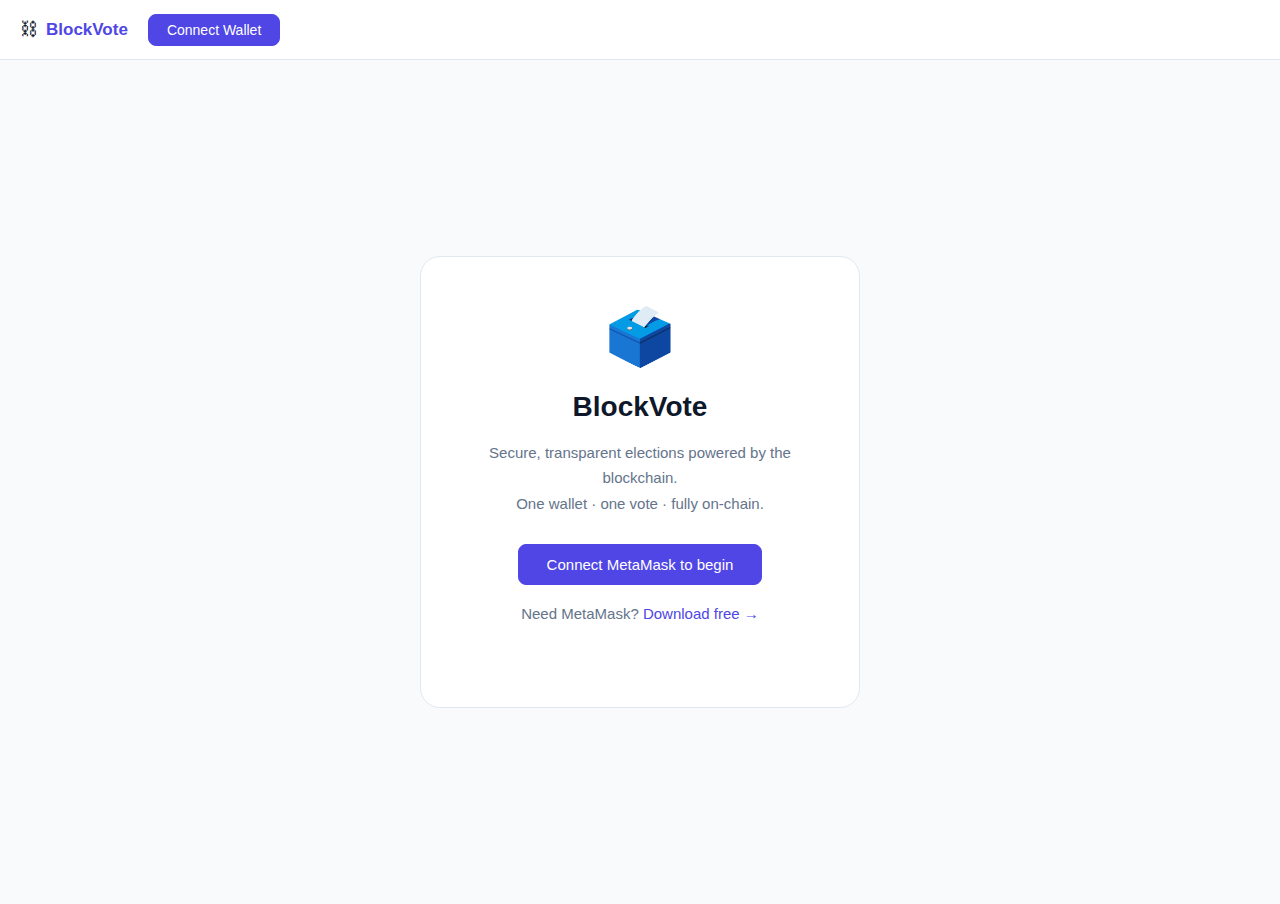
<file: blockchain-voting/index.html>
<!DOCTYPE html>
<html lang="en">
  <head>
    <meta charset="UTF-8" />
    <meta name="viewport" content="width=device-width, initial-scale=1.0" />
    <title>BlockVote — Decentralized Voting</title>
    <link rel="icon" type="image/svg+xml" href="data:image/svg+xml,<svg xmlns='http://www.w3.org/2000/svg' viewBox='0 0 100 100'><text y='.9em' font-size='90'>🗳️</text></svg>" />
    <script type="module" crossorigin src="./assets/index-DqMNKztv.js"></script>
    <link rel="stylesheet" crossorigin href="./assets/index-ZUv0SG69.css">
  </head>
  <body>
    <div id="root"></div>
  </body>
</html>
</file>
<file: blockchain-voting/assets/index-ZUv0SG69.css>
*,*:before,*:after{box-sizing:border-box;margin:0;padding:0}:root{--primary: #4f46e5;--primary-dark: #4338ca;--primary-light: #eef2ff;--success: #16a34a;--success-bg: #f0fdf4;--success-border: #86efac;--error: #dc2626;--error-bg: #fef2f2;--error-border: #fca5a5;--info: #2563eb;--info-bg: #eff6ff;--info-border: #93c5fd;--bg: #f8fafc;--surface: #ffffff;--border: #e2e8f0;--text: #0f172a;--muted: #64748b;--radius: 8px;--radius-lg: 12px}body{font-family:-apple-system,BlinkMacSystemFont,Segoe UI,Helvetica,Arial,sans-serif;background:var(--bg);color:var(--text);min-height:100vh;font-size:15px;line-height:1.6}.app{min-height:100vh;display:flex;flex-direction:column}.main{flex:1;padding:32px 20px;max-width:1040px;margin:0 auto;width:100%}.header{position:sticky;top:0;z-index:100;background:var(--surface);border-bottom:1px solid var(--border);height:60px;padding:0 20px;display:flex;align-items:center;gap:20px}.logo{display:flex;align-items:center;gap:8px;text-decoration:none;flex-shrink:0}.logo-icon{font-size:18px}.logo-text{font-size:17px;font-weight:700;color:var(--primary)}.nav{display:flex;gap:4px;flex:1}.nav-btn{padding:5px 14px;border:1px solid transparent;border-radius:var(--radius);background:none;cursor:pointer;font-size:14px;color:var(--muted);font-weight:500;transition:all .15s}.nav-btn:hover{color:var(--text);background:var(--bg)}.nav-btn.active{color:var(--primary);background:var(--primary-light)}.wallet-area{flex-shrink:0}.wallet-pill{display:inline-flex;align-items:center;gap:7px;padding:5px 12px;border:1px solid var(--success-border);border-radius:20px;background:var(--success-bg)}.wallet-dot{width:7px;height:7px;background:var(--success);border-radius:50%;flex-shrink:0}.wallet-addr{font-family:SF Mono,Fira Code,monospace;font-size:13px;color:var(--success);font-weight:500}.btn{display:inline-flex;align-items:center;gap:6px;padding:7px 18px;border-radius:var(--radius);border:1px solid var(--border);cursor:pointer;font-size:14px;font-weight:500;font-family:inherit;text-decoration:none;transition:all .15s;white-space:nowrap}.btn:disabled{opacity:.55;cursor:not-allowed}.btn-primary{background:var(--primary);color:#fff;border-color:var(--primary)}.btn-primary:hover:not(:disabled){background:var(--primary-dark)}.btn-secondary{background:var(--surface);color:var(--text)}.btn-secondary:hover:not(:disabled){background:var(--bg)}.btn-ghost{background:none;border-color:transparent;color:var(--muted)}.btn-ghost:hover{background:var(--bg);color:var(--text)}.btn-lg{padding:11px 28px;font-size:15px}.btn-loading{display:flex;align-items:center;gap:8px}.btn-back{display:inline-flex;align-items:center;gap:4px;padding:5px 12px;border:1px solid var(--border);border-radius:var(--radius);background:var(--surface);cursor:pointer;font-size:13px;color:var(--muted);font-family:inherit;flex-shrink:0}.btn-back:hover{background:var(--bg);color:var(--text)}.alert{display:flex;flex-direction:column;gap:10px;padding:12px 14px;border-radius:var(--radius);font-size:14px;line-height:1.5;position:relative}.alert-error{background:var(--error-bg);border:1px solid var(--error-border);color:#7f1d1d}.alert-success{background:var(--success-bg);border:1px solid var(--success-border);color:#14532d}.alert-info{background:var(--info-bg);border:1px solid var(--info-border);color:#1e3a8a}.alert-close{position:absolute;top:8px;right:10px;background:none;border:none;cursor:pointer;font-size:18px;line-height:1;color:inherit;opacity:.6}.alert-close:hover{opacity:1}.tx-hash{font-family:SF Mono,Fira Code,monospace;font-size:12px;word-break:break-all;display:block;margin-bottom:8px}.spinner{display:inline-block;width:18px;height:18px;border:2px solid rgba(0,0,0,.15);border-top-color:var(--primary);border-radius:50%;animation:spin .7s linear infinite;flex-shrink:0}.spinner-sm{width:14px;height:14px}@keyframes spin{to{transform:rotate(360deg)}}.loader-row{display:flex;align-items:center;gap:10px;color:var(--muted);font-size:14px;padding:24px 0}.connect-screen{display:flex;justify-content:center;align-items:center;min-height:calc(100vh - 120px)}.connect-card{background:var(--surface);border:1px solid var(--border);border-radius:20px;padding:52px 44px;max-width:440px;width:100%;text-align:center}.connect-emoji{font-size:56px;margin-bottom:20px;line-height:1}.connect-card h1{font-size:28px;font-weight:700;margin-bottom:10px}.connect-card p{color:var(--muted);font-size:15px;margin-bottom:28px;line-height:1.7}.connect-hint{color:var(--muted);font-size:13px;margin-top:16px;margin-bottom:0}.connect-hint a{color:var(--primary);text-decoration:none}.connect-hint a:hover{text-decoration:underline}.section-header{display:flex;justify-content:space-between;align-items:center;margin-bottom:24px}.section-header h2{font-size:22px;font-weight:700}.election-grid{display:grid;grid-template-columns:repeat(auto-fill,minmax(300px,1fr));gap:18px}.empty-state{text-align:center;padding:64px 24px;color:var(--muted)}.empty-state span{font-size:40px;display:block;margin-bottom:12px}.empty-state p{margin-bottom:16px}.election-card{background:var(--surface);border:1px solid var(--border);border-radius:var(--radius-lg);padding:20px;display:flex;flex-direction:column;gap:14px;transition:border-color .15s,box-shadow .15s}.election-card:hover{border-color:#c7d2fe;box-shadow:0 2px 8px #4f46e514}.card-ended{opacity:.75}.card-top{display:flex;justify-content:space-between;align-items:flex-start;gap:12px}.card-title-group{flex:1;min-width:0}.card-title{font-size:16px;font-weight:600;margin-bottom:4px;white-space:nowrap;overflow:hidden;text-overflow:ellipsis}.card-desc{font-size:13px;color:var(--muted);white-space:nowrap;overflow:hidden;text-overflow:ellipsis}.card-dates{font-size:12px;color:var(--muted);display:flex;align-items:center;flex-wrap:wrap;gap:4px}.date-sep{color:var(--border)}.voted-notice{font-size:13px;color:var(--success);background:var(--success-bg);border-radius:var(--radius);padding:7px 12px;font-weight:500}.card-actions{display:flex;gap:8px}.badge{display:inline-flex;align-items:center;padding:3px 10px;border-radius:12px;font-size:12px;font-weight:600;white-space:nowrap;flex-shrink:0}.badge-active{background:#dcfce7;color:#15803d}.badge-upcoming{background:#fef9c3;color:#a16207}.badge-ended{background:#f1f5f9;color:#64748b}.panel{background:var(--surface);border:1px solid var(--border);border-radius:var(--radius-lg);padding:28px;max-width:680px}.panel-nav,.panel-title-row{display:flex;align-items:center;gap:12px;margin-bottom:20px}.panel-title{font-size:22px;font-weight:700}.panel-sub{color:var(--muted);font-size:14px;margin-bottom:16px}.panel-meta{display:flex;gap:10px;align-items:center;margin-bottom:20px;flex-wrap:wrap}.admin-badge{display:inline-block;padding:3px 10px;border-radius:12px;background:#f3e8ff;color:#7e22ce;font-size:12px;font-weight:600}.section-label{font-size:15px;font-weight:600;margin-bottom:12px}.candidate-list{display:flex;flex-direction:column;gap:8px;margin-bottom:20px}.candidate-row{display:flex;align-items:center;gap:14px;padding:14px 16px;border:2px solid var(--border);border-radius:var(--radius);cursor:pointer;transition:border-color .15s,background .1s;outline:none}.candidate-row:hover{border-color:#a5b4fc;background:#fafaff}.candidate-row:focus{border-color:var(--primary)}.candidate-row.selected{border-color:var(--primary);background:var(--primary-light)}.radio-ring{width:20px;height:20px;border:2px solid var(--border);border-radius:50%;display:flex;align-items:center;justify-content:center;flex-shrink:0;transition:border-color .15s}.candidate-row.selected .radio-ring{border-color:var(--primary)}.radio-fill{width:10px;height:10px;background:var(--primary);border-radius:50%}.candidate-text{flex:1;min-width:0}.candidate-name{font-weight:600;font-size:14px;margin-bottom:2px}.candidate-bio{font-size:13px;color:var(--muted);white-space:nowrap;overflow:hidden;text-overflow:ellipsis}.vote-disclaimer{font-size:12px;color:var(--muted);margin-top:10px}.results-summary{font-size:14px;color:var(--muted);margin-bottom:20px}.results-total{font-weight:600;color:var(--text)}.results-list{display:flex;flex-direction:column;gap:12px}.result-row{padding:16px;border:1px solid var(--border);border-radius:var(--radius);transition:border-color .15s}.result-winner{border-color:#fbbf24;background:#fffbeb}.result-header-row{display:flex;justify-content:space-between;align-items:center;gap:12px;margin-bottom:10px}.result-name-group{display:flex;align-items:center;gap:6px}.winner-crown{font-size:16px;line-height:1}.result-name{font-weight:600;font-size:15px}.result-count{display:flex;align-items:baseline;gap:5px;font-size:14px;flex-shrink:0}.result-pct{font-size:13px;color:var(--muted);background:var(--bg);border-radius:4px;padding:1px 6px}.bar-track{height:8px;background:var(--bg);border-radius:4px;overflow:hidden;margin-bottom:8px;border:1px solid var(--border)}.bar-fill{height:100%;background:var(--primary);border-radius:4px;transition:width .6s ease}.bar-winner{background:#f59e0b}.result-bio{font-size:13px;color:var(--muted);margin-top:4px}.tabs{display:flex;gap:4px;margin-bottom:24px}.tab-btn{padding:7px 20px;border:1px solid var(--border);border-radius:var(--radius);background:none;cursor:pointer;font-size:14px;font-weight:500;color:var(--muted);font-family:inherit;transition:all .15s}.tab-btn:hover{background:var(--bg);color:var(--text)}.tab-active{background:var(--primary);color:#fff;border-color:var(--primary)}.admin-form{display:flex;flex-direction:column;gap:18px}.field{display:flex;flex-direction:column;gap:6px}.field label{font-size:13px;font-weight:600;color:var(--text)}.field-row{display:grid;grid-template-columns:1fr 1fr;gap:16px}.field input,.field textarea,.field select{padding:9px 12px;border:1px solid var(--border);border-radius:var(--radius);font-size:14px;font-family:inherit;background:var(--surface);color:var(--text);transition:border-color .15s}.field input:focus,.field textarea:focus{outline:none;border-color:var(--primary);box-shadow:0 0 0 3px #4f46e51f}.field textarea{resize:vertical;line-height:1.5}.muted{color:var(--muted)}@media (max-width: 640px){.main{padding:20px 14px}.panel{padding:20px 16px}.field-row,.election-grid{grid-template-columns:1fr}.connect-card{padding:36px 24px}}
</file>
